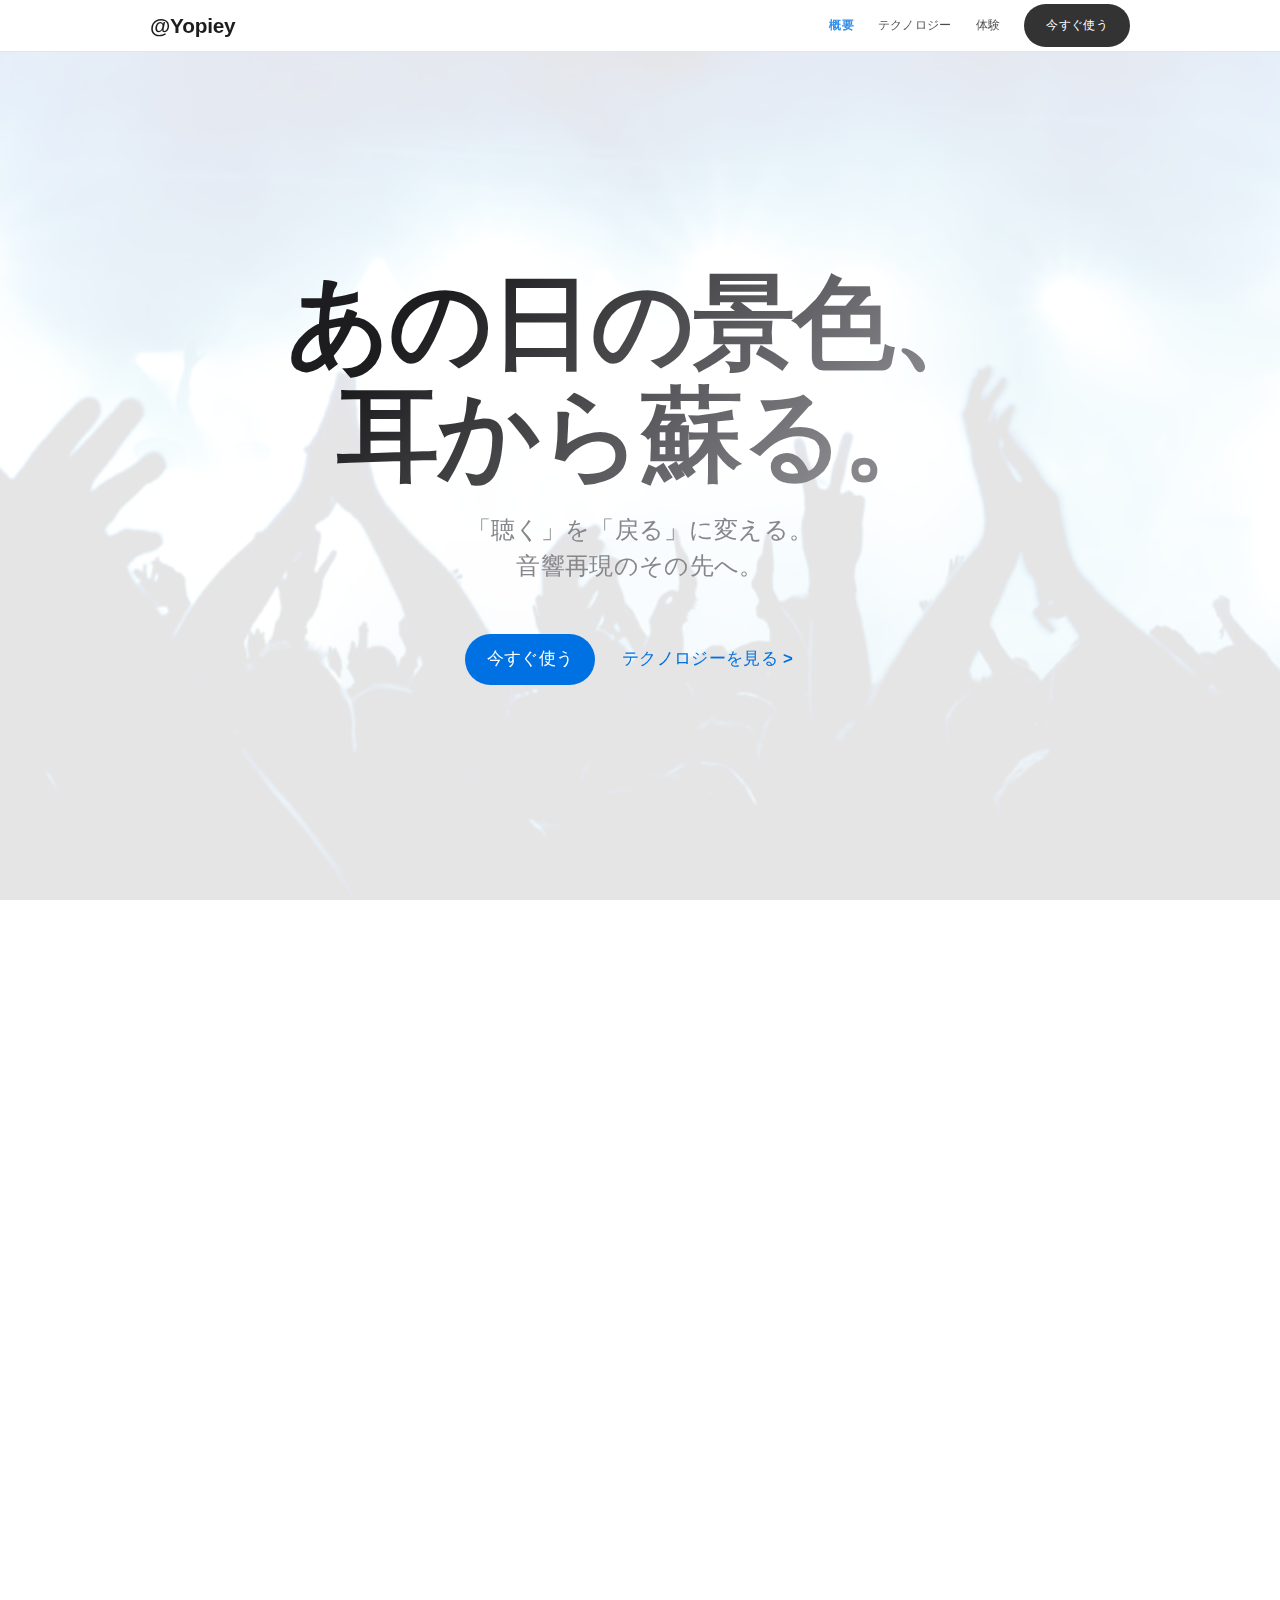
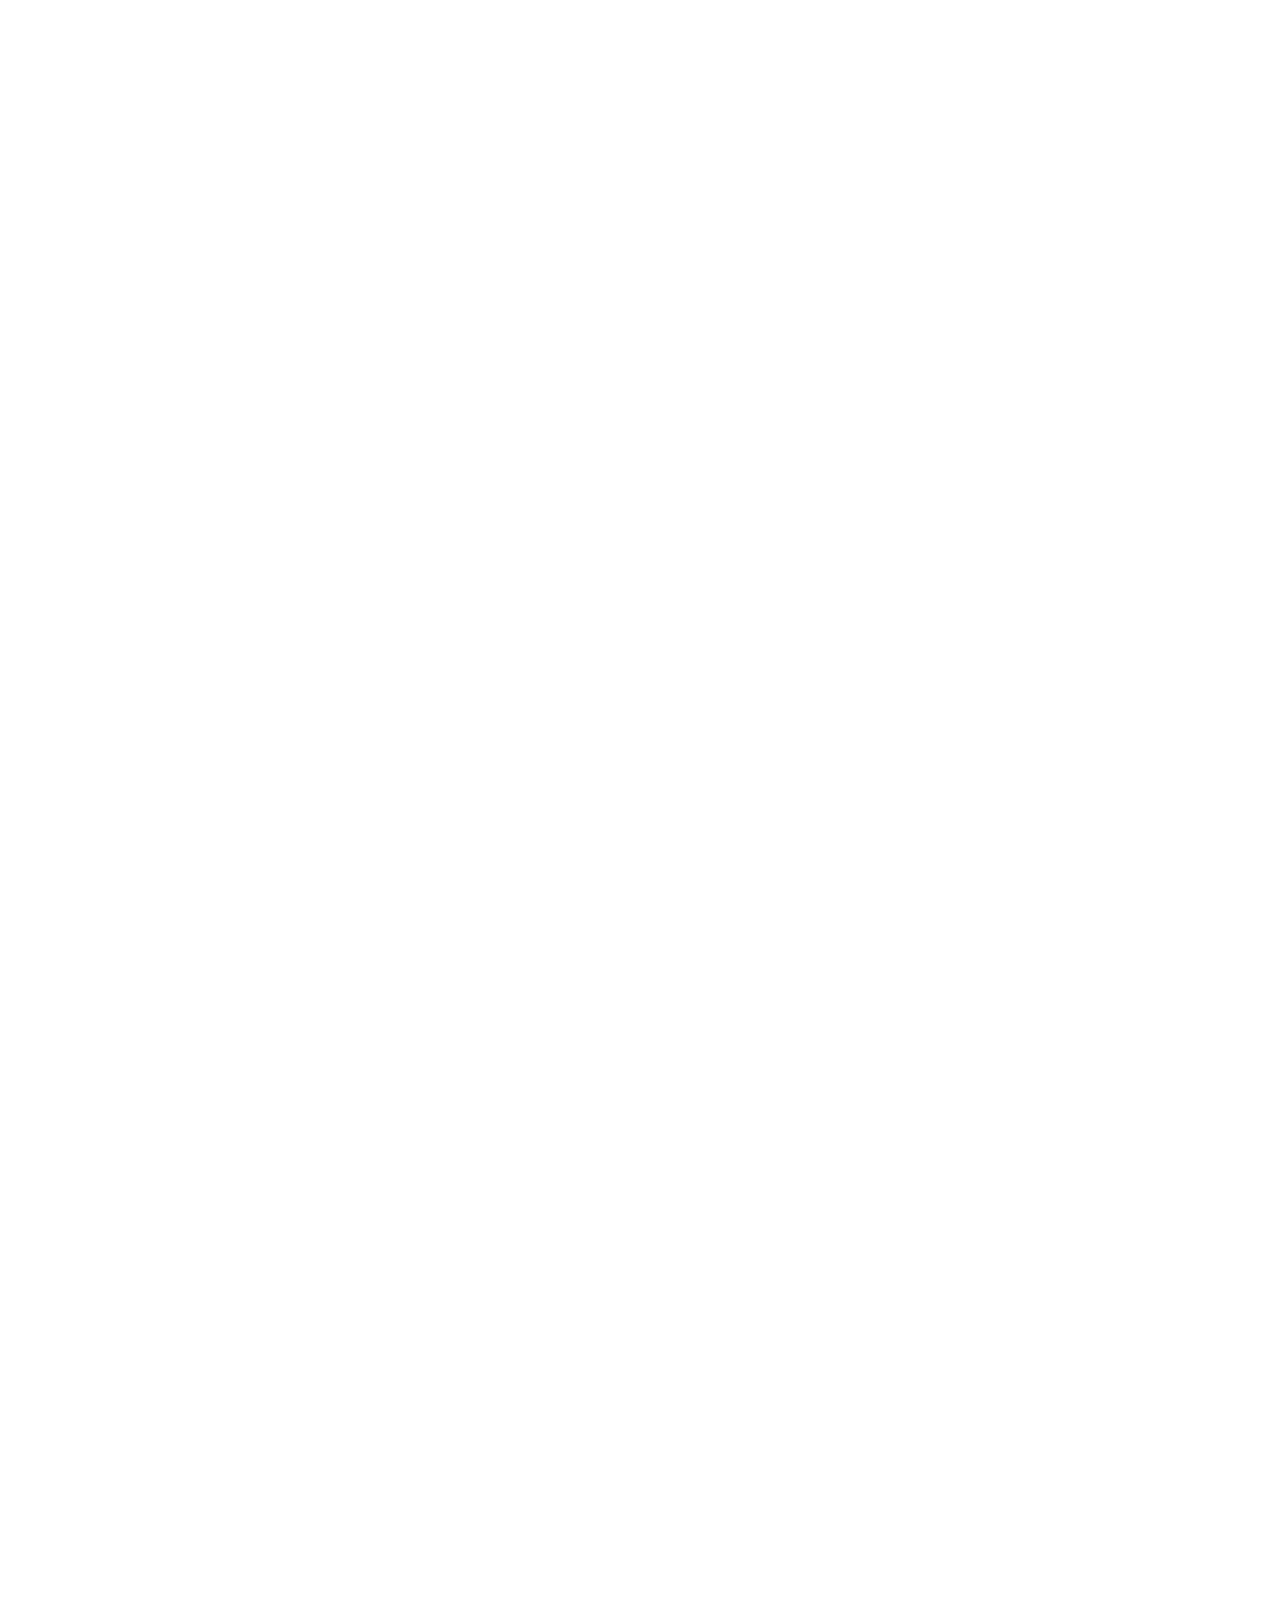
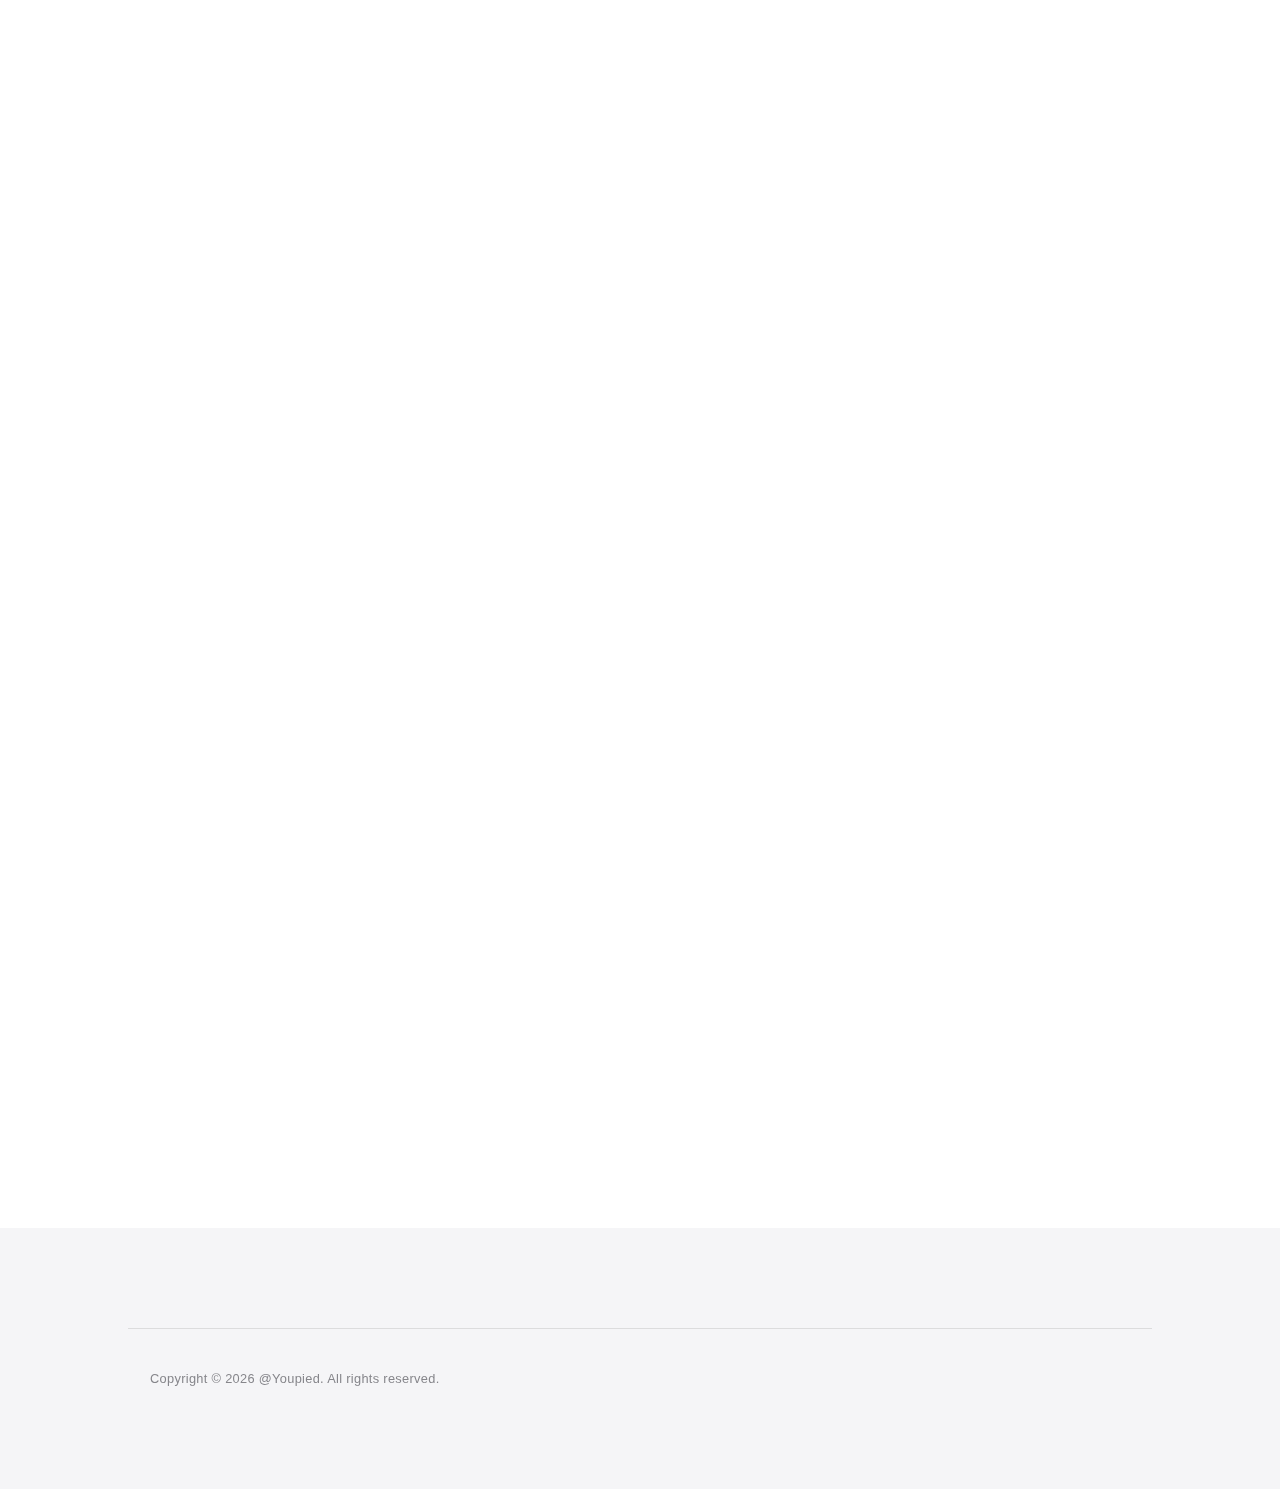
<file: index.html>
<!DOCTYPE html>
<html lang="ja">

<head>
    <meta charset="UTF-8">
    <meta name="viewport" content="width=device-width, initial-scale=1.0">
    <title>耳で見る、あの日の景色。| @Yopiey</title>
    <meta name="description" content="音源を「録音」に近づけ、当時の空間を再現する。AIと音響工学を駆使した、新しい音楽体験の探究。">
    <link rel="preconnect" href="https://fonts.googleapis.com">
    <link rel="preconnect" href="https://fonts.gstatic.com" crossorigin>
    <link href="https://fonts.googleapis.com/css2?family=Inter:wght@400;500;600;700&display=swap" rel="stylesheet">
    <link rel="stylesheet" href="style.css">
</head>

<body>
    <!-- Local (Product) Navigation -->
    <nav id="local-nav">
        <div class="container nav-content">
            <div class="product-name"><a href="index.html" style="text-decoration:none; color:inherit;">@Yopiey</a>
            </div>
            <div class="nav-links">
                <a href="index.html" class="active" style="color:var(--accent-color); font-weight:600;">概要</a>
                <a href="technology.html">テクノロジー</a>
                <a href="experience.html">体験</a>
                <a href="app.html" class="apple-btn black" target="_blank">今すぐ使う</a>
            </div>
        </div>
    </nav>

    <main>
        <!-- Hero Section -->
        <section id="hero">
            <div class="hero-bg-media">
                <img src="hero-bg.jpg" alt="Acoustic Scene">
            </div>
            <div class="hero-content container">
                <h1 class="headline-xl gradient-text reveal">あの日の景色、<br>耳から蘇る。</h1>
                <p class="subheadline reveal">「聴く」を「戻る」に変える。<br>音響再現のその先へ。</p>
                <div style="margin-top: 50px;" class="reveal">
                    <a href="app.html" class="apple-btn" target="_blank">今すぐ使う</a>
                    <a href="technology.html" class="apple-btn secondary">テクノロジーを見る</a>
                </div>
            </div>
        </section>

        <!-- Intro Section -->
        <section id="intro" class="section">
            <div class="container intro-block">
                <div class="center-content reveal">
                    <h2 class="headline-l">「耳で見る」という、<br>新しい体験。</h2>
                    <p class="subheadline">ライブの熱狂。映画の静寂。あの瞬間に感じた「そこにいる感覚」を、AIがあなたの音源に吹き込みます。</p>
                </div>
                <div class="intro-media reveal">
                    <img src="intro.png" alt="Experience Image">
                </div>
                <div class="center-content reveal" style="margin-top: 10px;">
                    <a href="experience.html" class="apple-btn secondary">体験デモを聴く</a>
                </div>
            </div>
        </section>

        <!-- Product Focus Bento -->
        <section id="features" class="section">
            <div class="container">
                <div class="bento-grid">
                    <div class="bento-item wide reveal">
                        <div class="bento-icon">AI</div>
                        <h3>驚異的な再現精度。</h3>
                        <p>独自のAIアルゴリズムが、音の波形から「空間の指紋」を特定。あなたの楽曲に、かつてない奥行きを与えます。</p>
                        <a href="technology.html" class="apple-btn secondary"
                            style="margin-top:20px; padding-left:0;">さらに詳しく</a>
                    </div>

                    <div class="bento-item tall reveal">
                        <div class="bento-icon">♫</div>
                        <h3>あなたの曲で。</h3>
                        <p>お手持ちの音源ファイルをアップロードするだけ。数秒で「あの日の音」が完成します。</p>
                    </div>

                    <div class="bento-item tall reveal">
                        <div class="bento-icon">☁</div>
                        <h3>どこでも体験。</h3>
                        <p>Webアプリとして提供。PCでもスマートフォンでも、ブラウザ一つで至高の音響を。</p>
                    </div>
                </div>
            </div>
        </section>

        <!-- Mathematical Focus -->
        <section id="definition" class="section">
            <div class="container reveal">
                <div class="center-content">
                    <h2 class="headline-m">「リアル」を支える、<br>シンプルな方程式。</h2>
                    <div class="formula-display">
                        <div class="expression">音源</div>
                        <div class="plus">+</div>
                        <div class="expression gradient-text">空間の<br>差分</div>
                        <div class="equals">=</div>
                        <div class="expression">究極の<br>響き</div>
                    </div>
                    <p class="subheadline">音に付着した「場所の記憶」をデジタルで再構築します。</p>
                </div>
            </div>
        </section>
    </main>

    <footer>
        <div class="container footer-content">
            <p>Copyright &copy; 2026 @Youpied. All rights reserved.</p>
        </div>
    </footer>

    <script src="script.js"></script>
</body>

</html>
</file>
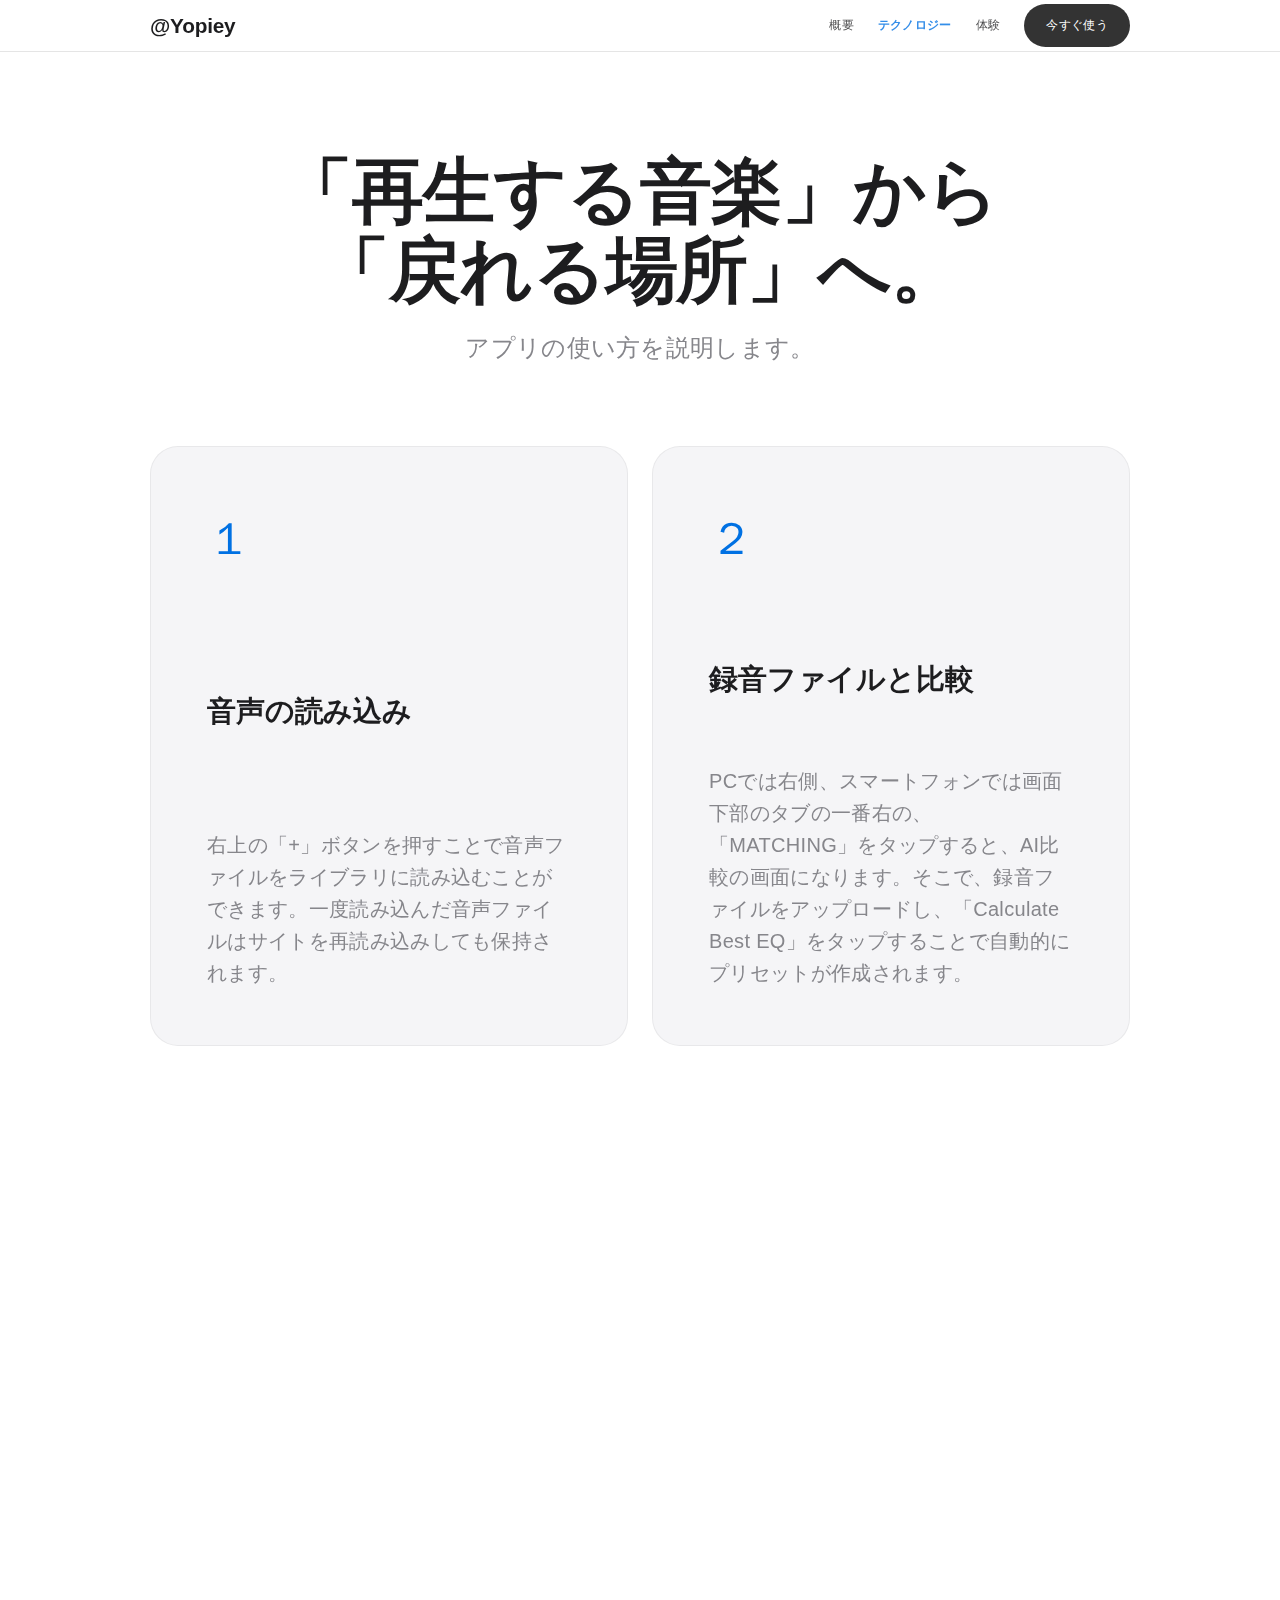
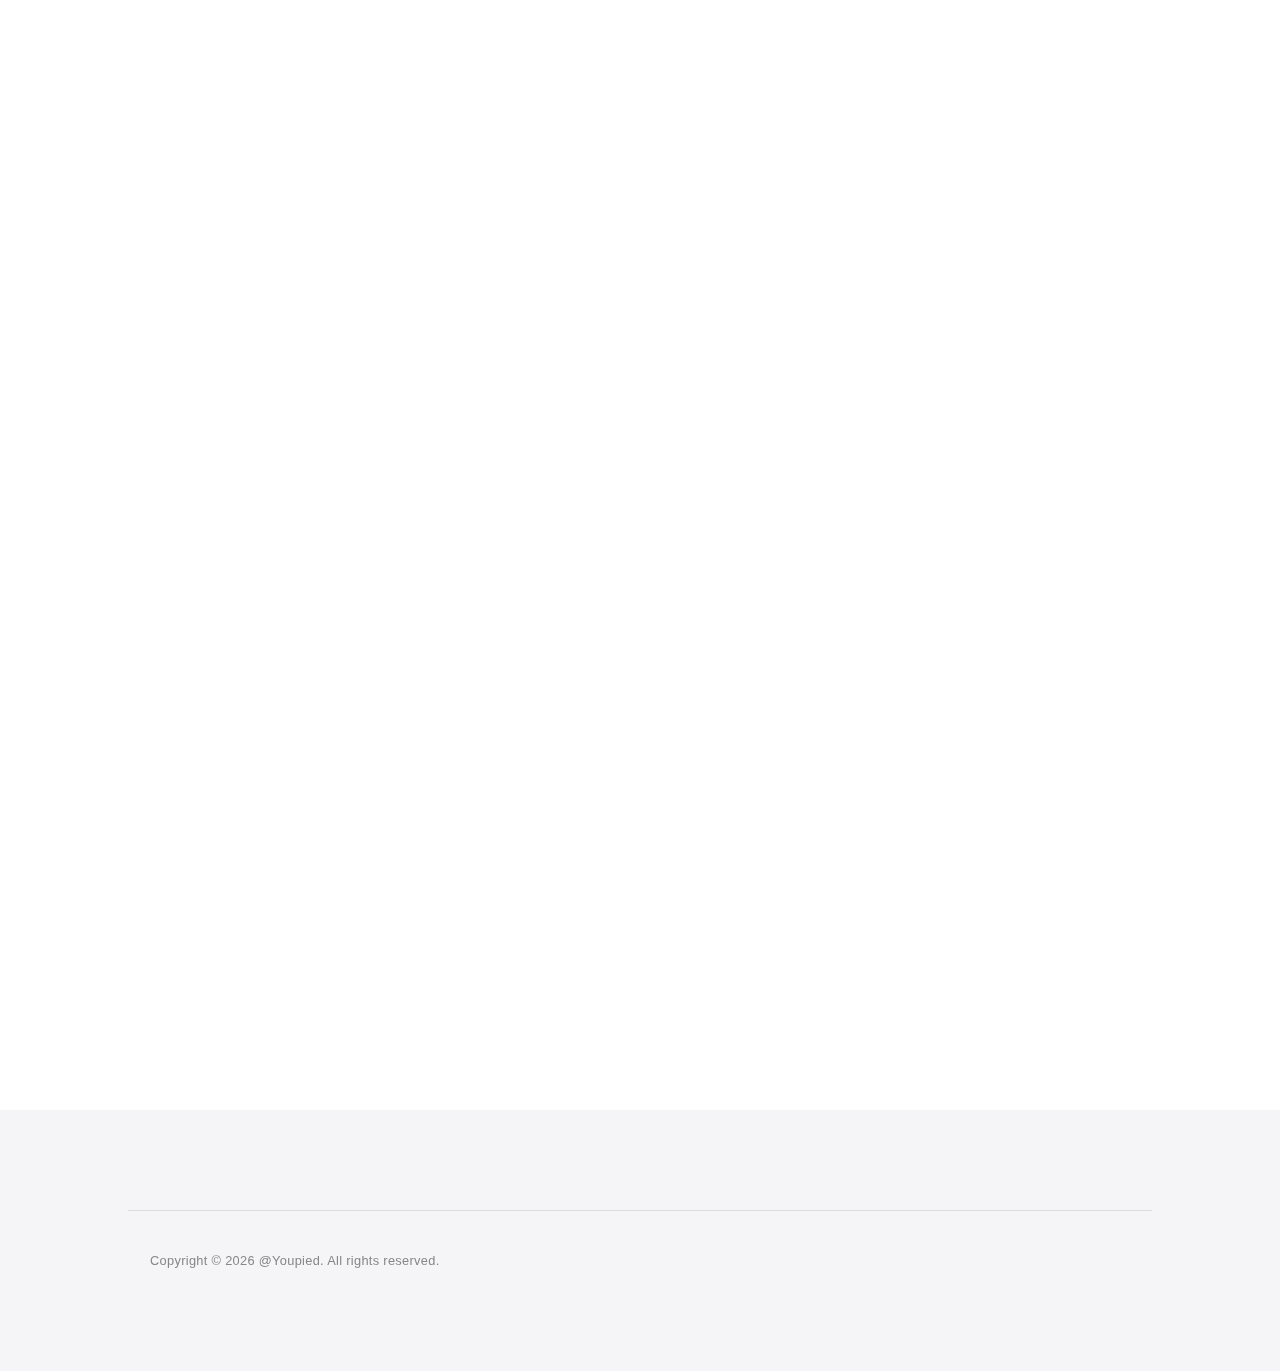
<file: app.html>
<!DOCTYPE html>
<html lang="ja">

<head>
    <meta charset="UTF-8">
    <meta name="viewport" content="width=device-width, initial-scale=1.0">
    <title>テクノロジー - 耳で見る、あの日の景色。| @Yopiey</title>
    <link rel="preconnect" href="https://fonts.googleapis.com">
    <link rel="preconnect" href="https://fonts.gstatic.com" crossorigin>
    <link href="https://fonts.googleapis.com/css2?family=Inter:wght@400;500;600;700&display=swap" rel="stylesheet">
    <link rel="stylesheet" href="style.css">
</head>

<body>
    <nav id="local-nav">
        <div class="container nav-content">
            <div class="product-name"><a href="index.html" style="text-decoration:none; color:inherit;">@Yopiey</a>
            </div>
            <div class="nav-links">
                <a href="index.html">概要</a>
                <a href="technology.html" class="active" style="color:var(--accent-color); font-weight:600;">テクノロジー</a>
                <a href="experience.html">体験</a>
                <a href="app.html" class="apple-btn black" target="_blank">今すぐ使う</a>
            </div>
        </div>
    </nav>

    <main>
        <section class="section" style="padding-top: 100px;">
            <div class="container">
                <div class="center-content reveal">
                    <h1 class="headline-l">「再生する音楽」から<br>「戻れる場所」へ。</h1>
                    <p class="subheadline">アプリの使い方を説明します。</p>
                </div>

                <div class="bento-grid">
                    <div class="bento-item tall reveal">
                        <div class="bento-icon">１</div>
                        <h3>音声の読み込み</h3>
                        <p>右上の「+」ボタンを押すことで音声ファイルをライブラリに読み込むことができます。一度読み込んだ音声ファイルはサイトを再読み込みしても保持されます。</p>
                    </div>

                    <div class="bento-item tall reveal">
                        <div class="bento-icon">２</div>
                        <h3>録音ファイルと比較</h3>
                        <p>PCでは右側、スマートフォンでは画面下部のタブの一番右の、「MATCHING」をタップすると、AI比較の画面になります。そこで、録音ファイルをアップロードし、「Calculate Best EQ」をタップすることで自動的にプリセットが作成されます。</p>
                    </div>

                    <div class="bento-item tall reveal">
                        <div class="bento-icon">３</div>
                        <h3>プリセットに保存</h3>
                        <p>プリセットとは、イコライザー、リバーブなどの設定を保存する機能です。AIで比較することで算出された数値は、名前を付けたらプリセットとして保存されます。タブの「EQ」をタップすることで、プリセットの選択画面に移動します。</p>
                    </div>

                    <div class="bento-item tall reveal">
                        <div class="bento-icon">４</div>
                        <h3>プリセットの編集</h3>
                        <p>プリセットは、PCからアクセスした場合のみ編集することができます。イコライザーなどを自分の好みに合ったバランスに設定することが可能です。スマートフォンからはイコライザーの設定は表示されません。</p>
                    </div>
                </div>
            </div>
        </section>

        <section id="app" class="section">
            <div class="container reveal">
                <div class="center-content">
                    <h2 class="headline-l">あなたの音を、<br>再現の向こう側へ。</h2>
                    <p class="subheadline">下の二次元コードを読み取る<br>または「アプリを起動する」から体験。</p>
                    <div
                        style="margin-top: 60px; display: flex; flex-direction: column; align-items: center; gap: 40px;">
                        <img src="QR_Code.png" alt="QR"
                            style="width: 160px; height: 160px; border-radius: 20px; background: #f5f5f7; padding: 10px; border: 1px solid rgba(0,0,0,0.05);">
                        <a href="https://eq-lab-site.vercel.app/" class="apple-btn" target="_blank"
                            rel="noopener">アプリを起動する</a>
                    </div>
                </div>
            </div>
        </section>

    <footer>
        <div class="container footer-content">
            <p>Copyright &copy; 2026 @Youpied. All rights reserved.</p>
        </div>
    </footer>

    <script src="script.js"></script>
</body>

</html>
</file>
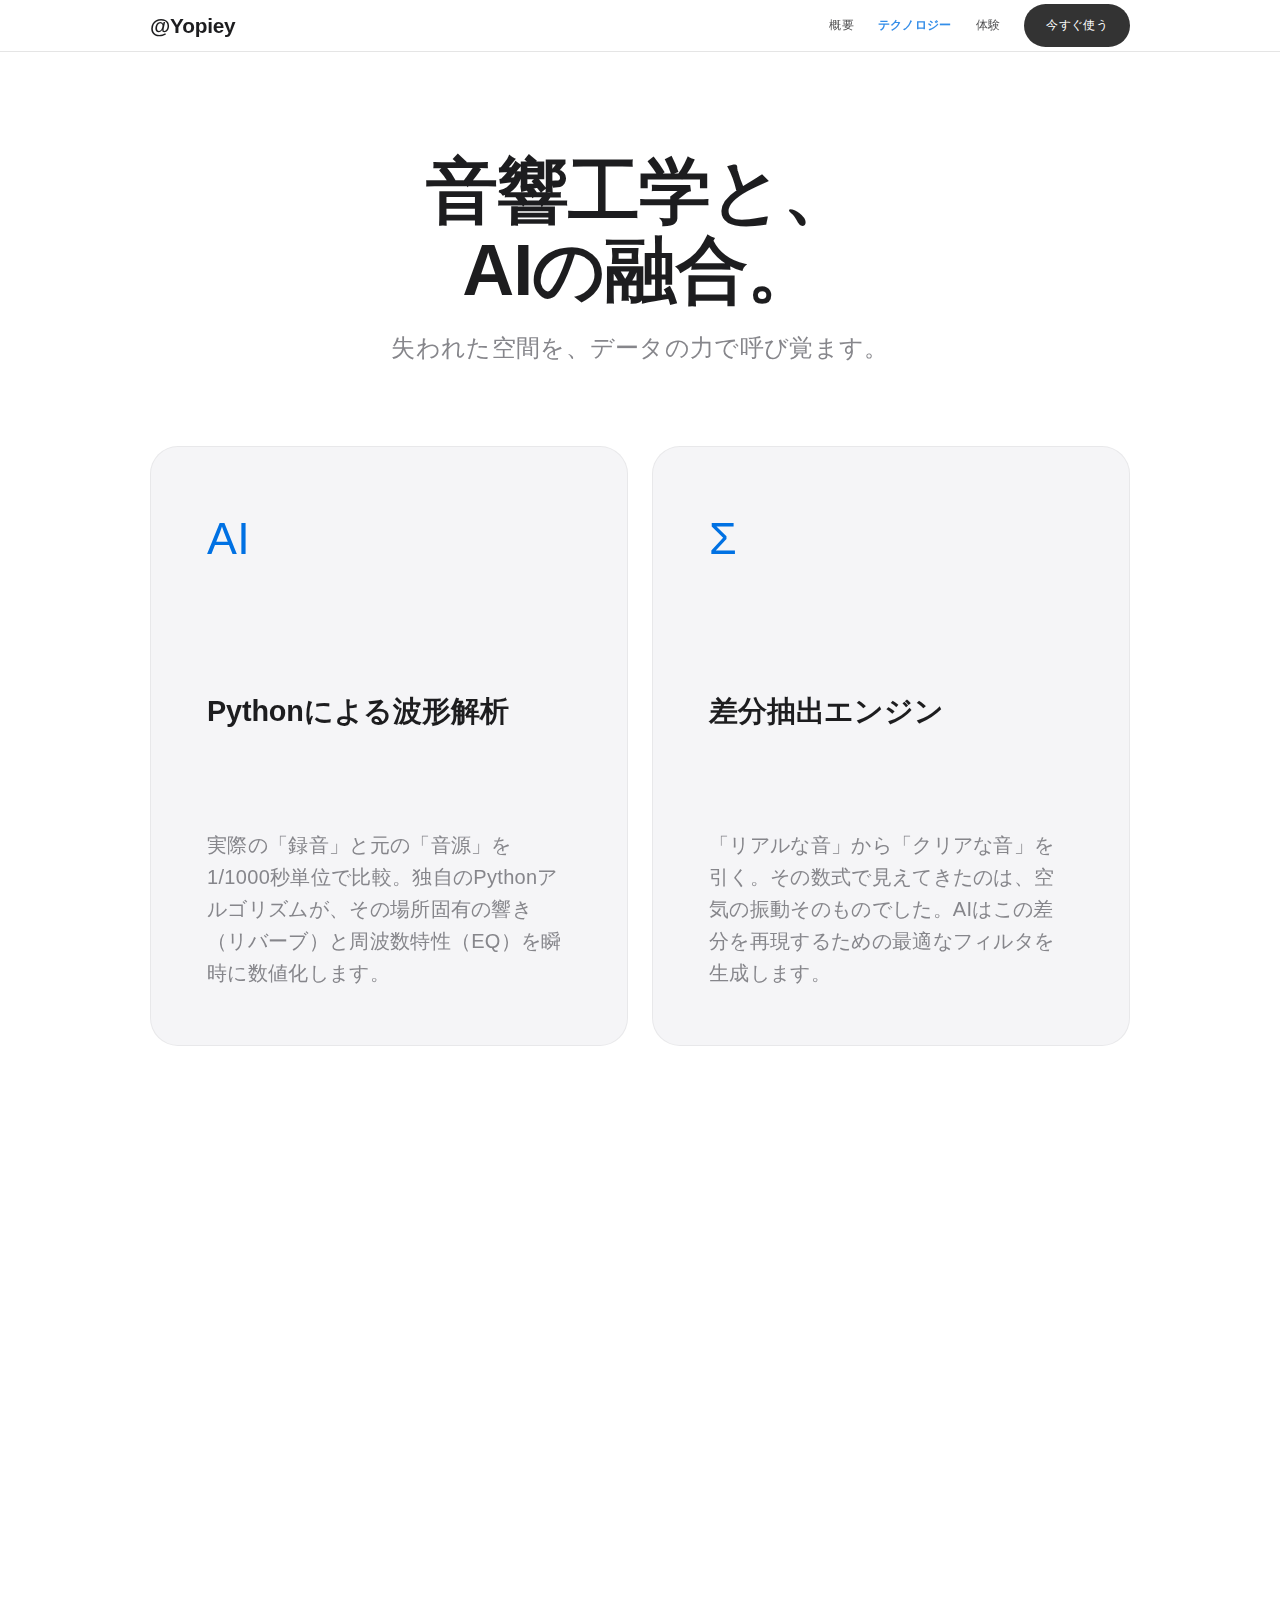
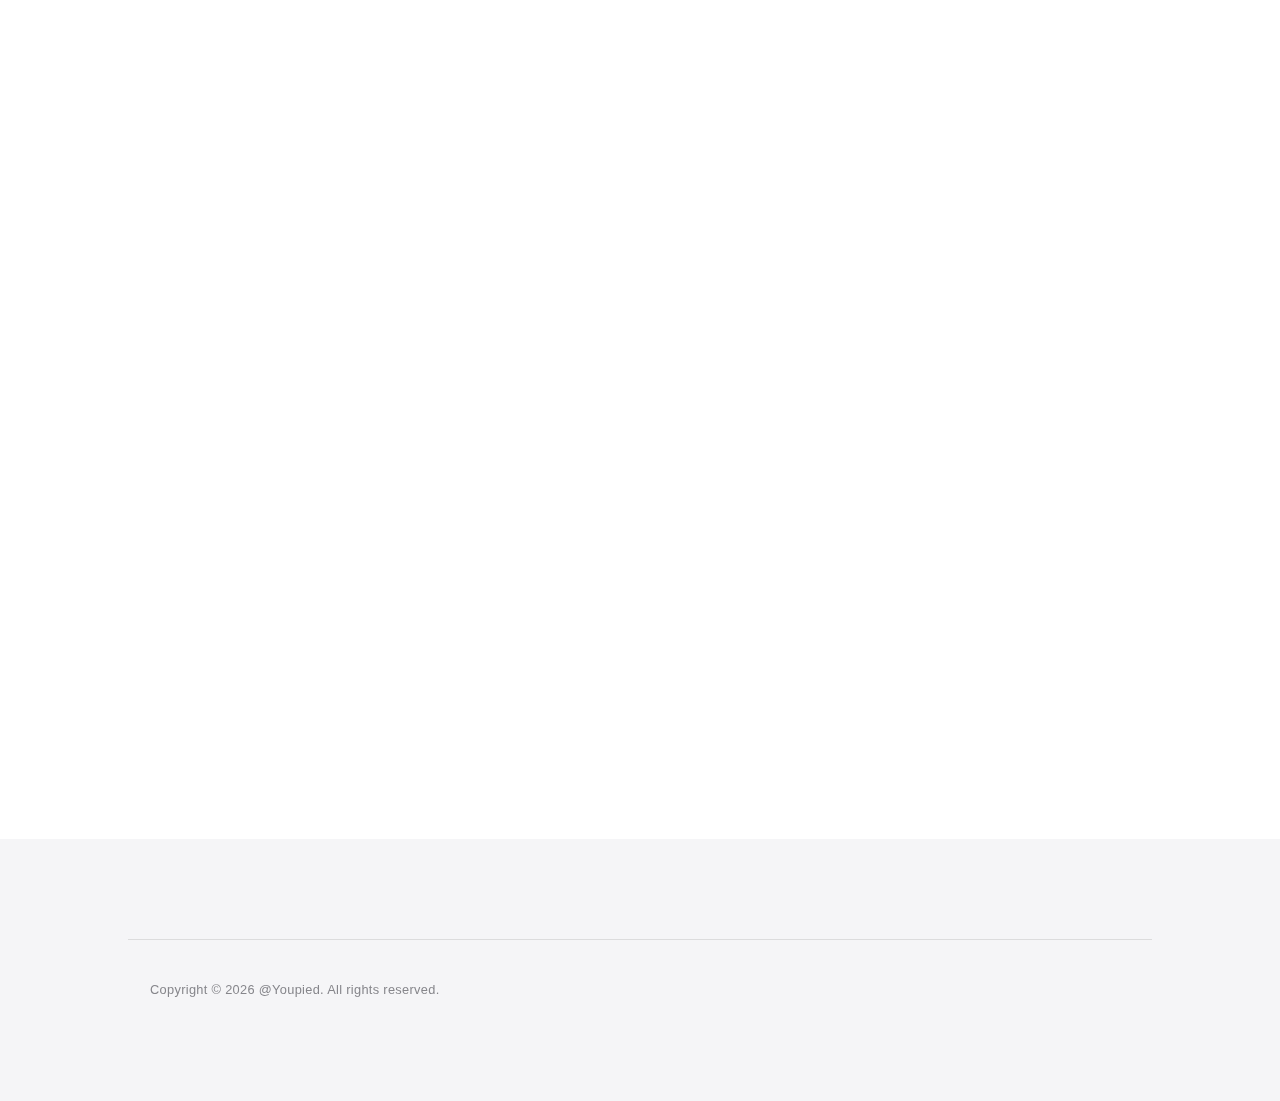
<file: technology.html>
<!DOCTYPE html>
<html lang="ja">

<head>
    <meta charset="UTF-8">
    <meta name="viewport" content="width=device-width, initial-scale=1.0">
    <title>テクノロジー - 耳で見る、あの日の景色。| @Yopiey</title>
    <link rel="preconnect" href="https://fonts.googleapis.com">
    <link rel="preconnect" href="https://fonts.gstatic.com" crossorigin>
    <link href="https://fonts.googleapis.com/css2?family=Inter:wght@400;500;600;700&display=swap" rel="stylesheet">
    <link rel="stylesheet" href="style.css">
</head>

<body>
    <nav id="local-nav">
        <div class="container nav-content">
            <div class="product-name"><a href="index.html" style="text-decoration:none; color:inherit;">@Yopiey</a>
            </div>
            <div class="nav-links">
                <a href="index.html">概要</a>
                <a href="technology.html" class="active" style="color:var(--accent-color); font-weight:600;">テクノロジー</a>
                <a href="experience.html">体験</a>
                <a href="app.html" class="apple-btn black" target="_blank">今すぐ使う</a>
            </div>
        </div>
    </nav>

    <main>
        <section class="section" style="padding-top: 100px;">
            <div class="container">
                <div class="center-content reveal">
                    <h1 class="headline-l">音響工学と、<br>AIの融合。</h1>
                    <p class="subheadline">失われた空間を、データの力で呼び覚ます。</p>
                </div>

                <div class="bento-grid">
                    <div class="bento-item tall reveal">
                        <div class="bento-icon">AI</div>
                        <h3>Pythonによる波形解析</h3>
                        <p>実際の「録音」と元の「音源」を1/1000秒単位で比較。独自のPythonアルゴリズムが、その場所固有の響き（リバーブ）と周波数特性（EQ）を瞬時に数値化します。</p>
                    </div>

                    <div class="bento-item tall reveal">
                        <div class="bento-icon">Σ</div>
                        <h3>差分抽出エンジン</h3>
                        <p>「リアルな音」から「クリアな音」を引く。その数式で見えてきたのは、空気の振動そのものでした。AIはこの差分を再現するための最適なフィルタを生成します。</p>
                    </div>

                    <div class="bento-item tall reveal">
                        <div class="bento-icon">Hz</div>
                        <h3>動的マッチング</h3>
                        <p>あらゆる楽曲に対応するため、解析結果をリアルタイムで適用。あなたの手元にあるあらゆるMP3やWAVが、あの日の空間へと進化します。</p>
                    </div>

                    <div class="bento-item tall reveal">
                        <div class="bento-icon">WEB</div>
                        <h3>クラウド不要の高速処理</h3>
                        <p>高度な数値計算をWebAssemblyによってブラウザ上で実行。プライバシーを守りながら、遅延のない体験を提供します。</p>
                    </div>
                </div>
            </div>
        </section>

        <section class="section">
            <div class="container center-content reveal">
                <h2 class="headline-m">「戻れる場所」を作るための、<br>妥協なき設計。</h2>
                <p class="subheadline">ただ音を加工するのではなく、<br>その場所の空気を再構築しています。</p>
                <div style="margin-top: 40px;">
                    <a href="experience.html" class="apple-btn">デモを体験する</a>
                </div>
            </div>
        </section>
    </main>

    <footer>
        <div class="container footer-content">
            <p>Copyright &copy; 2026 @Youpied. All rights reserved.</p>
        </div>
    </footer>

    <script src="script.js"></script>
</body>

</html>
</file>
<file: style.css>
:root {
    --bg-color: #ffffff;
    --text-color: #1d1d1f;
    --text-secondary: #86868b;
    --accent-color: #0071e3;
    --card-bg: #f5f5f7;
    --card-border: rgba(0, 0, 0, 0.05);
    --font-family: "SF Pro JP", "SF Pro Display", "SF Pro Icons", "Helvetica Neue", "Helvetica", "Arial", sans-serif;
    --section-padding: 160px 0;
    --border-radius: 28px;
    --subnav-height: 52px;
}

* {
    margin: 0;
    padding: 0;
    box-sizing: border-box;
    -webkit-font-smoothing: antialiased;
    -moz-osx-font-smoothing: grayscale;
}

html {
    scroll-behavior: smooth;
    font-size: 16px;
}

body {
    background-color: var(--bg-color);
    color: var(--text-color);
    font-family: var(--font-family);
    line-height: 1.6;
    /* Balanced line height for Japanese */
    font-weight: 400;
    letter-spacing: 0.02em;
    /* Slightly positive tracking for clarity */
    overflow-x: hidden;
    word-break: normal;
    /* Better for mixed English/Japanese */
    overflow-wrap: anywhere;
}

.container {
    max-width: 1024px;
    margin: 0 auto;
    padding: 0 22px;
}

/* --- Local Nav (Apple Signature) --- */

#local-nav {
    position: sticky;
    top: 0;
    width: 100%;
    height: var(--subnav-height);
    background: rgba(255, 255, 255, 0.72);
    backdrop-filter: saturate(180%) blur(20px);
    border-bottom: 1px solid rgba(0, 0, 0, 0.1);
    z-index: 9999;
    display: flex;
    align-items: center;
    transition: background-color 0.3s;
}

#local-nav.stuck {
    background: rgba(255, 255, 255, 0.85);
}

.nav-content {
    display: flex;
    justify-content: space-between;
    align-items: center;
    width: 100%;
}

.product-name {
    font-size: 1.3rem;
    font-weight: 600;
    letter-spacing: -0.01em;
}

.nav-links {
    display: flex;
    gap: 24px;
    align-items: center;
}

.nav-links a {
    text-decoration: none;
    color: var(--text-color);
    font-size: 0.75rem;
    opacity: 0.8;
    transition: opacity 0.2s;
}

.nav-links a:hover {
    opacity: 1;
    color: var(--accent-color);
}

/* --- Typography --- */
h1,
h2,
h3,
h4 {
    font-weight: 700;
    letter-spacing: -0.005em;
}

.headline-xl {
    font-size: clamp(2.5rem, 8vw, 6.5rem);
    /* Reduced min size for mobile */
    line-height: 1.1;
    font-weight: 700;
    letter-spacing: -0.02em;
    margin-bottom: 0.2em;
}

.headline-l {
    font-size: clamp(2rem, 6vw, 4.5rem);
    /* Reduced min size for mobile */
    line-height: 1.1;
    font-weight: 700;
    letter-spacing: -0.015em;
}

.headline-m {
    font-size: clamp(1.6rem, 4vw, 2.8rem);
    line-height: 1.2;
    font-weight: 600;
    letter-spacing: -0.01em;
}

.subheadline {
    font-size: clamp(1rem, 2vw, 1.5rem);
    color: var(--text-secondary);
    font-weight: 500;
    line-height: 1.5;
    margin-top: 1.2rem;
    max-width: 42rem;
    /* Better line length for readability */
    margin-left: auto;
    margin-right: auto;
}

.gradient-text {
    background: linear-gradient(135deg, #1d1d1f 20%, #86868b 80%);
    -webkit-background-clip: text;
    background-clip: text;
    -webkit-text-fill-color: transparent;
}

/* --- Animations --- */
.reveal {
    opacity: 0;
    transform: translateY(40px);
    transition: transform 1s cubic-bezier(0.25, 0.1, 0.25, 1), opacity 1s cubic-bezier(0.25, 0.1, 0.25, 1);
}

.reveal.visible {
    opacity: 1;
    transform: translateY(0);
}

/* --- Intro Block (Image Focus) --- */
.intro-block {
    display: flex;
    flex-direction: column;
    align-items: center;
    gap: 48px;
    text-align: center;
}

.intro-media {
    width: 100%;
    max-width: 640px;
    /* Smaller, focused size per user request */
    margin: 0 auto;
    border-radius: 32px;
    /* Smooth rounded corners */
    overflow: hidden;
    background: var(--card-bg);
    box-shadow: 0 30px 60px rgba(0, 0, 0, 0.08);
    transition: transform 0.6s cubic-bezier(0.2, 0.8, 0.2, 1);
}

.intro-media img {
    width: 100%;
    height: auto;
    display: block;
}

.intro-media:hover {
    transform: scale(1.02);
}

/* --- Hero --- */
#hero {
    height: calc(100vh - var(--subnav-height));
    display: flex;
    flex-direction: column;
    justify-content: center;
    align-items: center;
    text-align: center;
    background-color: #fff;
    position: relative;
}

.hero-bg-media {
    position: absolute;
    width: 100%;
    height: 100%;
    top: 0;
    left: 0;
    opacity: 0.1;
    z-index: 0;
}

.hero-bg-media img {
    width: 100%;
    height: 100%;
    object-fit: cover;
}

.hero-content {
    position: relative;
    z-index: 1;
}

/* --- Sections --- */
.section {
    padding: var(--section-padding);
}

.center-content {
    text-align: center;
    max-width: 800px;
    margin: 0 auto;
}

/* --- Bento Grid (Dynamic and Complex) --- */
.bento-grid {
    display: grid;
    grid-template-columns: repeat(12, 1fr);
    grid-gap: 24px;
    margin-top: 80px;
}

.bento-item {
    grid-column: span 12;
    background: var(--card-bg);
    border-radius: var(--border-radius);
    padding: 56px;
    position: relative;
    overflow: hidden;
    display: flex;
    flex-direction: column;
    justify-content: space-between;
    border: 1px solid var(--card-border);
    transition: transform 0.4s cubic-bezier(0.4, 0, 0.25, 1);
}

.bento-item:hover {
    transform: scale(1.01);
}

.bento-item.tall {
    grid-column: span 6;
    height: 600px;
}

.bento-item.wide {
    grid-column: span 12;
}

.bento-item.medium {
    grid-column: span 6;
    height: 450px;
}

.bento-item h3 {
    font-size: 1.8rem;
    margin-bottom: 0.8rem;
}

.bento-item p {
    color: var(--text-secondary);
    font-size: 1.25rem;
    line-height: 1.6;
    max-width: 600px;
    /* Increased to reduce excessive white space */
}

.bento-icon {
    font-size: 2.8rem;
    margin-bottom: 32px;
    color: var(--accent-color);
}

/* --- Full Width Media --- */
.full-width-media {
    grid-column: span 12;
    margin-top: 40px;
    border-radius: var(--border-radius);
    overflow: hidden;
    background: #fff;
    border: 1px solid var(--card-border);
    box-shadow: 0 40px 100px rgba(0, 0, 0, 0.06);
}

.full-width-media img {
    width: 100%;
    display: block;
    transition: transform 2.5s cubic-bezier(0.15, 1, 0.15, 1);
}

.full-width-media:hover img {
    transform: scale(1.03);
}

/* --- Formula Display --- */
.formula-display {
    background: var(--card-bg);
    padding: 80px 40px;
    border-radius: var(--border-radius);
    display: flex;
    justify-content: center;
    align-items: center;
    flex-wrap: nowrap;
    /* Forces horizontal layout */
    gap: clamp(10px, 4vw, 40px);
    /* Dynamic gap to prevent wrapping */
    margin: 80px 0;
    border: 1px solid var(--card-border);
    overflow-x: auto;
    /* Fallback for extremely small screens */
}

.expression {
    font-size: 3rem;
    font-weight: 700;
}

.plus,
.equals {
    color: var(--text-secondary);
    font-size: 2.5rem;
    font-weight: 300;
}

/* --- Demo Player --- */
.player-wrapper {
    background: var(--card-bg);
    border-radius: var(--border-radius);
    padding: 100px 60px;
    margin-top: 80px;
    border: 1px solid var(--card-border);
}

.player-ui {
    max-width: 500px;
    margin: 0 auto;
}

.label-pill {
    padding: 12px 24px;
    border-radius: 20px;
    background: rgba(0, 0, 0, 0.04);
    color: var(--text-secondary);
    font-size: 1.1rem;
    font-weight: 500;
    transition: all 0.2s;
    cursor: pointer;
}

.label-pill.active {
    background: #000;
    color: #fff;
}

/* --- Buttons --- */
.apple-btn {
    background: #0071e3;
    color: #fff;
    padding: 12px 22px;
    border-radius: 980px;
    text-decoration: none;
    font-weight: 500;
    font-size: 1.05rem;
    display: inline-block;
    transition: all 0.2s cubic-bezier(0.4, 0, 0.2, 1);
}

.apple-btn:hover {
    background: #0077ed;
    transform: scale(1.05);
}

.apple-btn.secondary {
    background: none;
    color: #0071e3;
}

.apple-btn.secondary::after {
    content: ' >';
    font-weight: 700;
}

.apple-btn.black {
    background: #000;
    color: #fff;
}

/* --- Footer --- */
footer {
    padding: 100px 0;
    background: #f5f5f7;
    color: var(--text-secondary);
}

.footer-content {
    border-top: 1px solid rgba(0, 0, 0, 0.1);
    padding-top: 40px;
    font-size: 0.8rem;
    line-height: 1.6;
}

/* --- Responsive --- */
@media (max-width: 992px) {

    .bento-item,
    .bento-item.tall,
    .bento-item.medium {
        grid-column: span 12;
        height: auto;
        min-height: 350px;
    }
}

@media (max-width: 768px) {
    :root {
        --section-padding: 80px 0;
    }

    .headline-xl {
        font-size: 3.5rem;
    }

    .formula-display {
        padding: 40px 20px;
        gap: 12px;
    }

    .expression {
        font-size: 1.2rem;
        /* Scaled down to prevent vertical stacking */
    }

    .plus,
    .equals {
        font-size: 1.2rem;
    }
}
</file>
